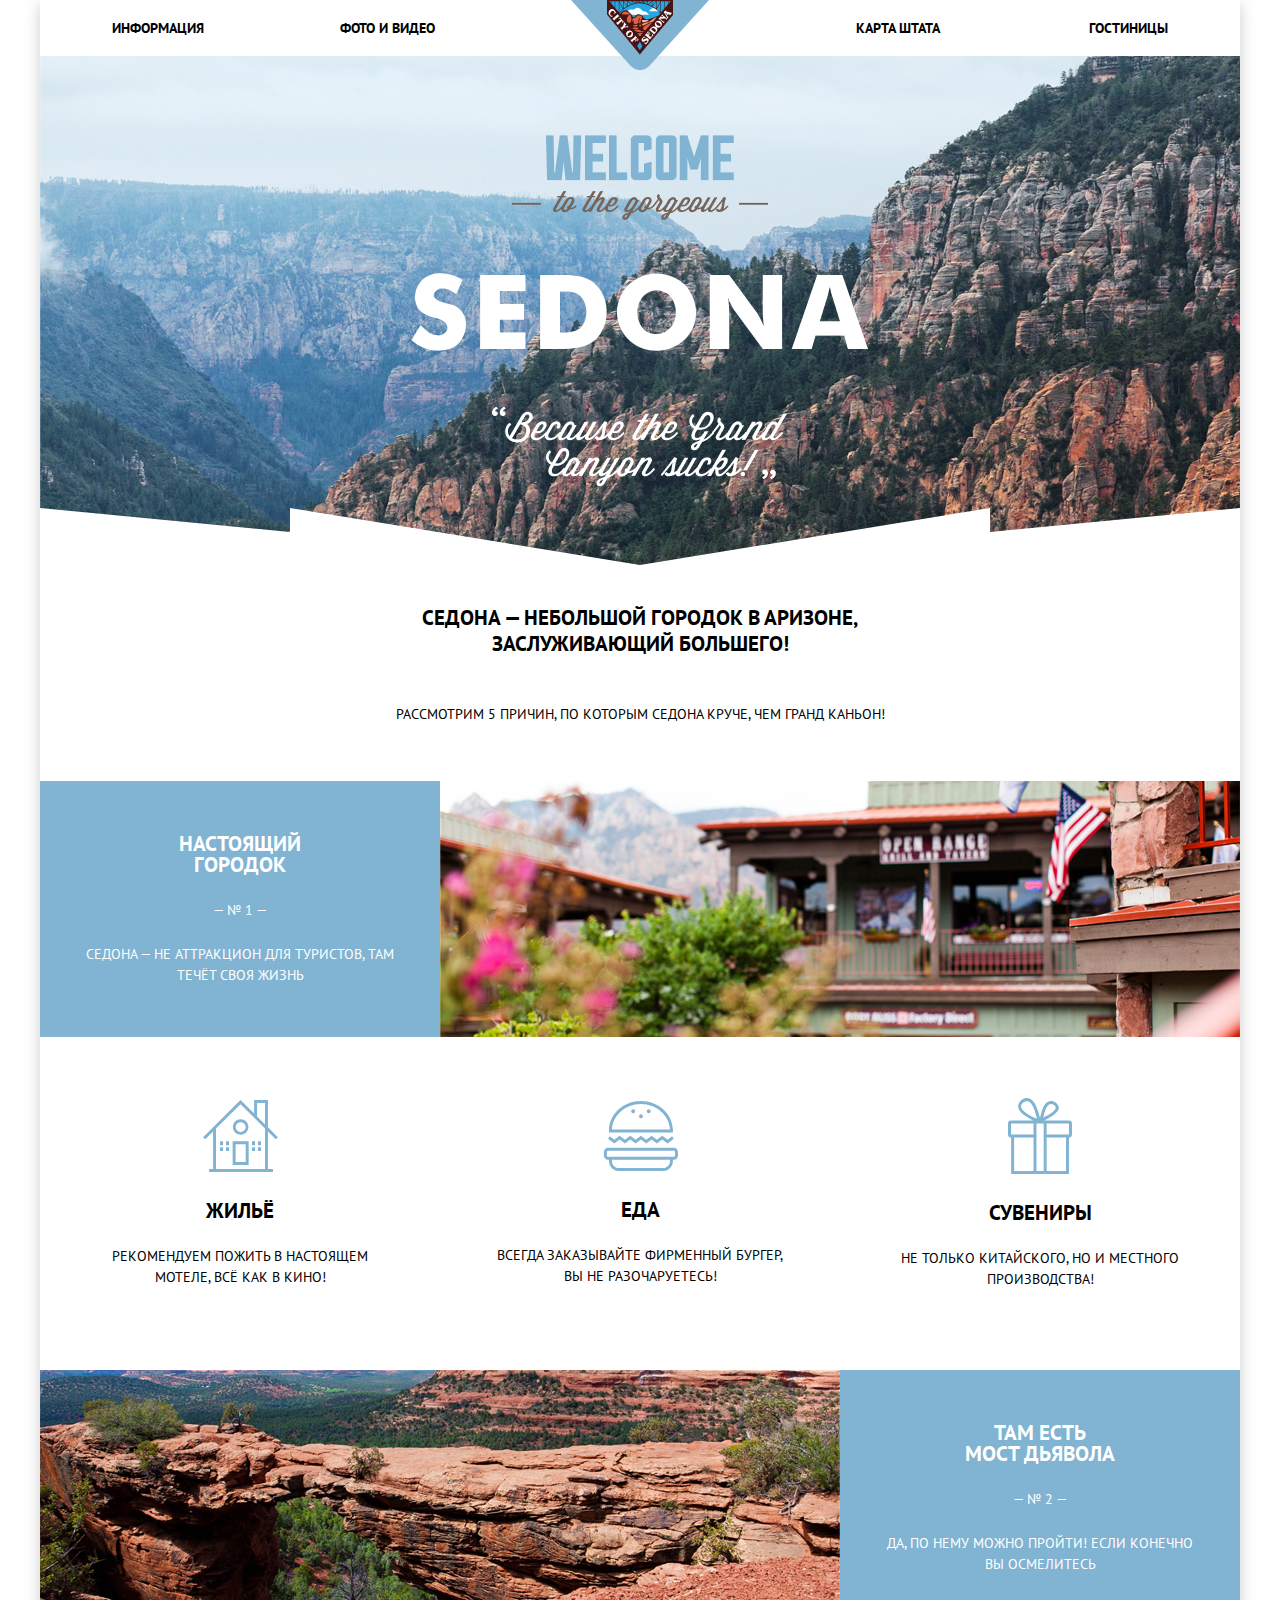
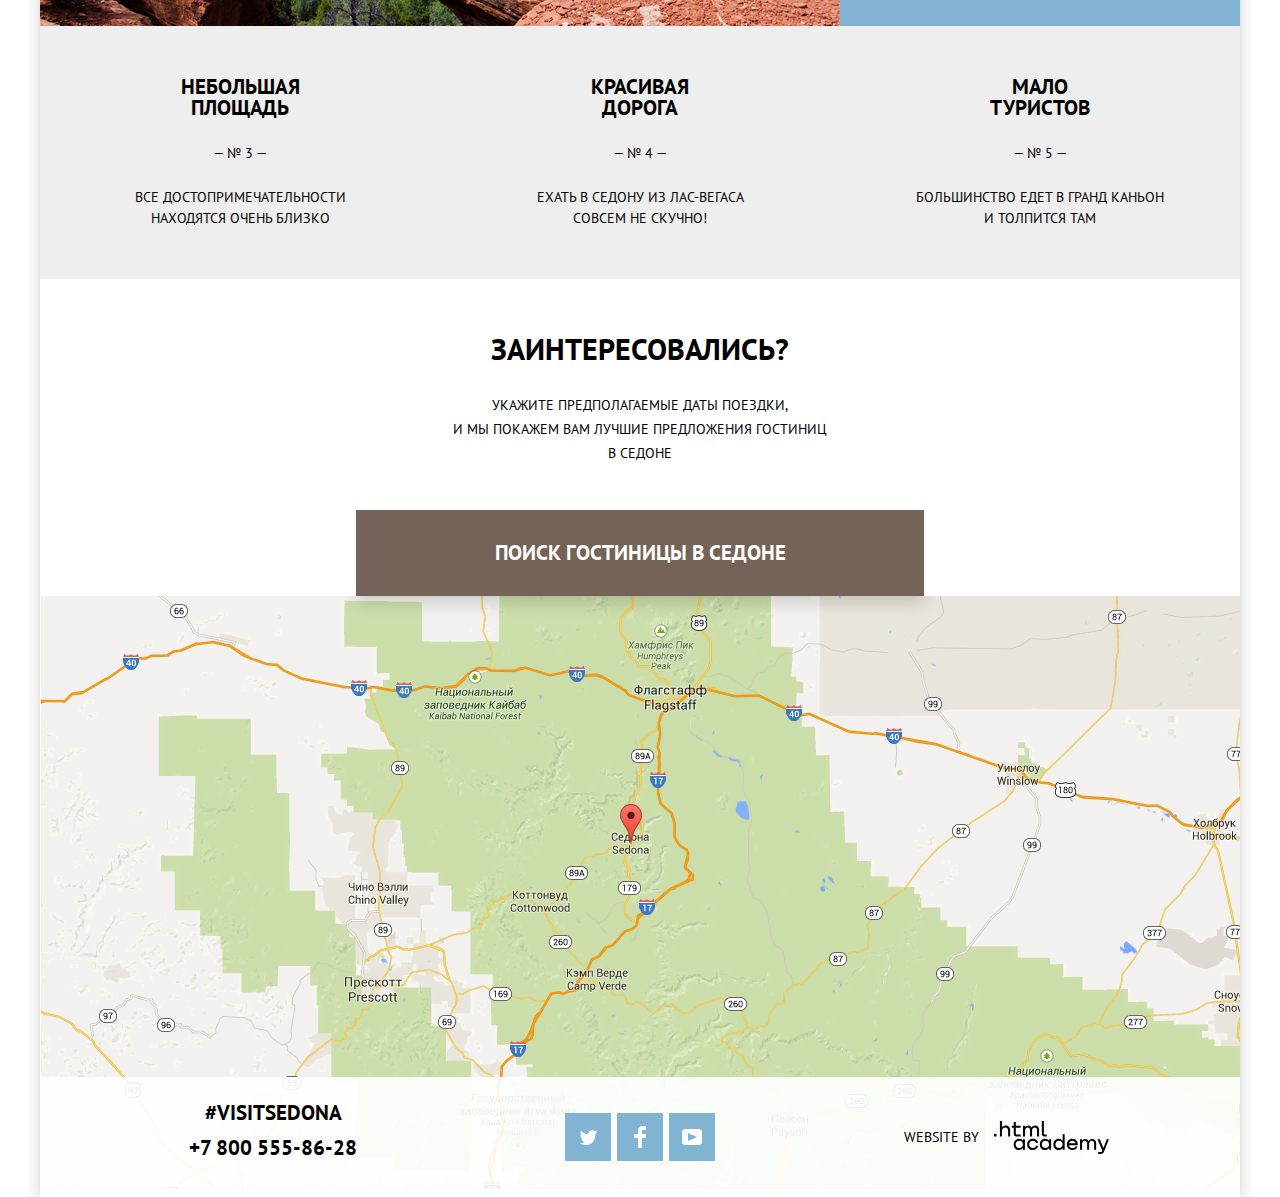
<file: index.html>
<!DOCTYPE html>
<html lang="ru">

<head>
  <meta charset="utf-8">
  <title>HTML Academy: Седона</title>
  <link rel="icon" href="favicon.ico">
  <link href="css/normalize.css" rel="stylesheet">
  <link href="css/style.css" rel="stylesheet">
</head>

<body onload="popupHide()">

  <header>
    <nav class="navigation">
      <a class="header-logo">
        <img src="img/logo.svg" width="138" height="70" alt="Герб города Седона">
      </a>
      <ul class="navigation-list">
        <li class="navigation-list-item"><a class="navigation-link" href="blank.html">Информация</a></li>
        <li class="navigation-list-item"><a class="navigation-link" href="blank.html">Фото и видео</a></li>
        <li class="navigation-list-item"><a class="navigation-link" href="blank.html">Карта штата</a></li>
        <li class="navigation-list-item"><a class="navigation-link" href="catalog.html">Гостиницы</a></li>
      </ul>
    </nav>
  </header>

  <main>

    <section class="welcoming">
      <div class="welcoming-bg"></div>
      <h3 class="welcoming-title">Седона&nbsp;&mdash; небольшой городок в&nbsp;Аризоне, заслуживающий большего!</h3>
      <p class="welcoming-text">Рассмотрим 5 причин, по&nbsp;которым Седона круче, чем гранд каньон!</p>
    </section>

    <section class="features">
      <ul class="features-list">
        <li class="features-list-element features-list-element--blue">
          <h3 class="feature-element-title">Настоящий городок</h3>
          <span class="feature-element-number">&mdash;&nbsp;&#8470;&nbsp;1 &mdash;</span>
          <p class="feature-element-text">Седона&nbsp;&mdash; не&nbsp;аттракцион для туристов, там течёт своя жизнь</p>
        </li>
        <li class="features-list-element features-list-element--image">
          <img src="img/street.jpg" width="800" height="256" alt="Одна из улочек города Седона">
        </li>
        <li class="features-list-element features-list-element--service">
          <div class="service-image"></div>
          <h3 class="feature-element-title">Жильё</h3>
          <p class="feature-element-text">Рекомендуем пожить в&nbsp;настоящем мотеле, всё как в&nbsp;кино!</p>
        </li>
        <li class="features-list-element features-list-element--service">
          <div class="service-image"></div>
          <h3 class="feature-element-title">Еда</h3>
          <p class="feature-element-text">Всегда заказывайте фирменный бургер, вы&nbsp;не&nbsp;разочаруетесь!</p>
        </li>
        <li class="features-list-element features-list-element--service">
          <div class="service-image"></div>
          <h3 class="feature-element-title">Сувениры</h3>
          <p class="feature-element-text">Не&nbsp;только китайского, но&nbsp;и&nbsp;местного производства!</p>
        </li>
        <li class="features-list-element features-list-element--image">
          <img src="img/canyon.jpg" width="800" height="256" alt="Местный каньон">
        </li>
        <li class="features-list-element features-list-element--blue">
          <h3 class="feature-element-title">Там&nbsp;есть Мост&nbsp;дьявола</h3>
          <span class="feature-element-number">&mdash;&nbsp;&#8470;&nbsp;2 &mdash;</span>
          <p class="feature-element-text">Да, по&nbsp;нему можно пройти! Если конечно вы&nbsp;осмелитесь</p>
        </li>
        <li class="features-list-element features-list-element--lightblue">
          <h3 class="feature-element-title">Небольшая площадь</h3>
          <span class="feature-element-number">&mdash;&nbsp;&#8470;&nbsp;3 &mdash;</span>
          <p class="feature-element-text ">Все достопримечательности находятся очень близко</p>
        </li>
        <li class="features-list-element features-list-element--lightblue">
          <h3 class="feature-element-title">Красивая дорога</h3>
          <span class="feature-element-number">&mdash;&nbsp;&#8470;&nbsp;4 &mdash;</span>
          <p class="feature-element-text">Ехать в&nbsp;седону из&nbsp;лас-вегаса совсем не&nbsp;скучно!</p>
        </li>
        <li class="features-list-element features-list-element--lightblue">
          <h3 class="feature-element-title">Мало туристов</h3>
          <span class="feature-element-number">&mdash;&nbsp;&#8470;&nbsp;5 &mdash;</span>
          <p class="feature-element-text">Большинство едет в&nbsp;гранд каньон и&nbsp;толпится там</p>
        </li>
      </ul>
    </section>

    <section class="interested">
      <div class="interested-info-wrapper">
        <h2 class="interested-title">Заинтересовались?</h2>
        <p class="interested-text">Укажите предполагаемые даты поездки, и&nbsp;мы&nbsp;покажем&nbsp;вам&nbsp;лучшие
          предложения гостиниц в&nbsp;седоне</p>
        <a class="button button-dark interested-link" href="catalog.html">Поиск гостиницы в Седоне</a>
      </div>
      <form class="searching-form" action="https://echo.htmlacademy.ru" method="post">
        <div class="searching-item">
          <label class="searching-text" for="arrival-date">Дата заезда:</label>
          <div class="searching-input-wrapper">
            <input class="searching-input searching-input-date" type="text" name="arrival-date"
              placeholder="24 апреля 2017" id="arrival-date">
            <svg class="searching-input-icon searching-input-icon--calendar" width="21" height="23" viewBox="0 0 21 23"
              fill="none" xmlns="http://www.w3.org/2000/svg">
              <path fill-rule="evenodd" clip-rule="evenodd"
                d="M16.406 3.02498H19.251C20.217 3.02498 21 3.84698 21 4.86198V21.164C21 22.179 20.217 23 19.251 23H1.75C0.784 23 0 22.179 0 21.164V4.86198C0 3.84698 0.784 3.02498 1.75 3.02498H4.593V1.64798C4.593 1.26698 4.887 0.958984 5.25 0.958984C5.612 0.958984 5.906 1.26698 5.906 1.64798V3.02498H9.844V1.64798C9.844 1.26698 10.138 0.958984 10.501 0.958984C10.862 0.958984 11.156 1.26698 11.156 1.64798V3.02498H15.094V1.64798C15.094 1.26698 15.387 0.958984 15.75 0.958984C16.112 0.958984 16.406 1.26698 16.406 1.64798V3.02498ZM19.5646 21.484C19.6466 21.3979 19.691 21.2828 19.688 21.164H19.689V4.86198C19.689 4.60898 19.493 4.40298 19.252 4.40298H16.407V5.78098C16.407 6.16198 16.113 6.46998 15.751 6.46998C15.388 6.46998 15.095 6.16198 15.095 5.78098V4.40298H11.157V5.78098C11.157 6.16198 10.863 6.46998 10.502 6.46998C10.139 6.46998 9.845 6.16198 9.845 5.78098V4.40298H5.907V5.78098C5.907 6.16198 5.613 6.46998 5.251 6.46998C4.888 6.46998 4.594 6.16198 4.594 5.78098V4.40298H1.75C1.50263 4.40953 1.30696 4.61458 1.312 4.86198V21.164C1.30696 21.4114 1.50263 21.6164 1.75 21.623H19.251C19.3698 21.6201 19.4826 21.5701 19.5646 21.484Z"
                fill="currentColor" />
              <path fill-rule="evenodd" clip-rule="evenodd"
                d="M4.59399 9.2251H7.21899V11.2911H4.59399V9.2251ZM4.59399 12.6681H7.21899V14.7351H4.59399V12.6681ZM7.21899 16.1121H4.59399V18.1781H7.21899V16.1121ZM9.18799 16.1121H11.813V18.1781H9.18799V16.1121ZM11.813 12.6681H9.18799V14.7351H11.813V12.6681ZM9.18799 9.2251H11.813V11.2911H9.18799V9.2251ZM16.406 16.1121H13.781V18.1781H16.406V16.1121ZM13.781 12.6681H16.406V14.7351H13.781V12.6681ZM16.406 9.2251H13.781V11.2911H16.406V9.2251Z"
                fill="currentColor" />
            </svg>
          </div>
        </div>
        <div class="searching-item">
          <label class="searching-text" for="departure-date">Дата выезда:</label>
          <div class="searching-input-wrapper">
            <input class="searching-input searching-input-date" type="text" name="departure-date"
              placeholder="4 июля 2017" id="departure-date">
            <svg class="searching-input-icon searching-input-icon--calendar" width="21" height="23" viewBox="0 0 21 23"
              fill="none" xmlns="http://www.w3.org/2000/svg">
              <path fill-rule="evenodd" clip-rule="evenodd"
                d="M16.406 3.02498H19.251C20.217 3.02498 21 3.84698 21 4.86198V21.164C21 22.179 20.217 23 19.251 23H1.75C0.784 23 0 22.179 0 21.164V4.86198C0 3.84698 0.784 3.02498 1.75 3.02498H4.593V1.64798C4.593 1.26698 4.887 0.958984 5.25 0.958984C5.612 0.958984 5.906 1.26698 5.906 1.64798V3.02498H9.844V1.64798C9.844 1.26698 10.138 0.958984 10.501 0.958984C10.862 0.958984 11.156 1.26698 11.156 1.64798V3.02498H15.094V1.64798C15.094 1.26698 15.387 0.958984 15.75 0.958984C16.112 0.958984 16.406 1.26698 16.406 1.64798V3.02498ZM19.5646 21.484C19.6466 21.3979 19.691 21.2828 19.688 21.164H19.689V4.86198C19.689 4.60898 19.493 4.40298 19.252 4.40298H16.407V5.78098C16.407 6.16198 16.113 6.46998 15.751 6.46998C15.388 6.46998 15.095 6.16198 15.095 5.78098V4.40298H11.157V5.78098C11.157 6.16198 10.863 6.46998 10.502 6.46998C10.139 6.46998 9.845 6.16198 9.845 5.78098V4.40298H5.907V5.78098C5.907 6.16198 5.613 6.46998 5.251 6.46998C4.888 6.46998 4.594 6.16198 4.594 5.78098V4.40298H1.75C1.50263 4.40953 1.30696 4.61458 1.312 4.86198V21.164C1.30696 21.4114 1.50263 21.6164 1.75 21.623H19.251C19.3698 21.6201 19.4826 21.5701 19.5646 21.484Z"
                fill="currentColor" />
              <path fill-rule="evenodd" clip-rule="evenodd"
                d="M4.59399 9.2251H7.21899V11.2911H4.59399V9.2251ZM4.59399 12.6681H7.21899V14.7351H4.59399V12.6681ZM7.21899 16.1121H4.59399V18.1781H7.21899V16.1121ZM9.18799 16.1121H11.813V18.1781H9.18799V16.1121ZM11.813 12.6681H9.18799V14.7351H11.813V12.6681ZM9.18799 9.2251H11.813V11.2911H9.18799V9.2251ZM16.406 16.1121H13.781V18.1781H16.406V16.1121ZM13.781 12.6681H16.406V14.7351H13.781V12.6681ZM16.406 9.2251H13.781V11.2911H16.406V9.2251Z"
                fill="currentColor" />
            </svg>
          </div>
        </div>
        <div class="searching-count-wrapper">
          <div class="searching-item searching-item--loose">
            <label class="searching-text" for="adult-count">Взрослые:</label>
            <div class="searching-input-wrapper searching-input-wrapper--loose">
              <input class="searching-input searching-input-count" type="number" name="adult-count" placeholder="2"
                id="adult-count">
              <svg class="searching-input-icon searching-input-icon--minus" width="12" height="3" viewBox="0 0 12 3"
                fill="none" xmlns="http://www.w3.org/2000/svg">
                <rect width="12" height="3" fill="currentColor" />
              </svg>
              <svg class="searching-input-icon searching-input-icon--plus" width="12" height="12" viewBox="0 0 12 12"
                fill="none" xmlns="http://www.w3.org/2000/svg">
                <path fill-rule="evenodd" clip-rule="evenodd"
                  d="M4.23086 6.76932V11H6.76932V6.76932H11V4.23086H6.76932V0H4.23085V4.23086H0V6.76932H4.23086Z"
                  fill="currentColor" />
              </svg>
            </div>
          </div>
          <div class="searching-item searching-item--loose">
            <label class="searching-text" for="children-count">Дети:</label>
            <div class="searching-input-wrapper searching-input-wrapper--loose">
              <input class="searching-input searching-input-count" type="number" name="children-count" placeholder="0"
                id="children-count">
              <svg class="searching-input-icon searching-input-icon--minus" width="12" height="3" viewBox="0 0 12 3"
                fill="none" xmlns="http://www.w3.org/2000/svg">
                <rect width="12" height="3" fill="currentColor" />
              </svg>
              <svg class="searching-input-icon searching-input-icon--plus" width="12" height="12" viewBox="0 0 12 12"
                fill="none" xmlns="http://www.w3.org/2000/svg">
                <path fill-rule="evenodd" clip-rule="evenodd"
                  d="M4.23086 6.76932V11H6.76932V6.76932H11V4.23086H6.76932V0H4.23085V4.23086H0V6.76932H4.23086Z"
                  fill="currentColor" />
              </svg>
            </div>
          </div>
        </div>
        <button class="button button-light searching-button" type="submit">Найти</button>
      </form>
    </section>

    <section>
      <iframe class="modal-map"
        src="https://www.google.com/maps/embed?pb=!1m18!1m12!1m3!1d497819.8618909559!2d-111.97637222602225!3d34.94584987901457!2m3!1f0!2f0!3f0!3m2!1i1024!2i768!4f13.1!3m3!1m2!1s0x872da132f942b00d%3A0x5548c523fa6c8efd!2z0KHQtdC00L7QvdCwLCDQkNGA0LjQt9C-0L3QsCA4NjMzNiwg0KHQqNCQ!5e0!3m2!1sru!2sru!4v1625592030312!5m2!1sru!2sru"
        width="1200" height="594" allowfullscreen="" loading="lazy"></iframe>
    </section>

  </main>

  <footer class="footer">
    <div class="footer-content-wrapper">
      <div class="footer-contacts">
        <span class="footer-contacts-text">#visitSEDONA</span>
        <a href="tel:+78005558628">+7 800 555-86-28</a>
      </div>
      <ul class="footer-social-list">
        <li class="footer-social-list-item">
          <a class="button-light footer-social-icon" href="#" aria-label="Twitter">
            <svg class="footer-social-icon--twitter" width="17" height="17" viewBox="0 0 17 17" fill="none"
              xmlns="http://www.w3.org/2000/svg">
              <path
                d="M10.95 1.14409C12.635 0.648089 13.934 1.41409 14.527 2.32309C15.2 2.09209 15.858 1.84209 16.538 1.61509C16.5249 2.30145 16.2117 2.94761 15.681 3.38309C16.366 3.55309 16.985 2.89209 16.985 2.89209C16.816 3.89209 15.979 4.68009 15.422 4.91609C15.191 11.6661 12.247 16.1331 5.34498 15.9981H4.89898C4.48898 15.9981 0.734977 15.5381 0.000976562 14.1111C2.27198 14.3071 3.89398 13.6891 4.69398 12.9341C3.73398 12.6341 2.01498 12.4571 1.71498 9.98409C2.06398 10.0901 2.27898 10.2121 2.90498 10.1031C1.70498 9.24709 0.373977 8.53009 0.447977 6.33009C0.732977 6.65809 1.51498 6.86609 1.78798 6.80209C1.08498 6.56109 -0.182023 3.44209 0.893977 1.85009C2.71198 3.70409 4.62898 5.45609 8.04598 5.62309C8.25398 3.33009 9.18298 1.79309 10.95 1.14409Z"
                fill="currentColor" />
            </svg>
          </a>
        </li>
        <li class="footer-social-list-item">
          <a class="button-light footer-social-icon" href="#" aria-label="FaceBook">
            <svg class="footer-social-icon--facebook" width="12" height="22" viewBox="0 0 12 22" fill="none"
              xmlns="http://www.w3.org/2000/svg">
              <path d="M12 4V0H8C5.79086 0 4 1.79086 4 4V8H0V12H4V22H8V12H12V8H8V4H12Z" fill="currentColor" />
            </svg>
          </a>
        </li>
        <li class="footer-social-list-item">
          <a class="button-light footer-social-icon" href="#" aria-label="YouTube">
            <svg class="footer-social-icon--youtube" width="20" height="16" viewBox="0 0 20 16" fill="none"
              xmlns="http://www.w3.org/2000/svg">
              <path fill-rule="evenodd" clip-rule="evenodd"
                d="M3 0H17C18.65 0 20 1.35 20 3V13C20 14.65 18.65 16 17 16H3C1.35 16 0 14.65 0 13V3C0 1.35 1.35 0 3 0ZM6.027 4.002V11.998L15.014 8L6.027 4.002Z"
                fill="currentColor" />
            </svg>
          </a>
        </li>
      </ul>
      <a class="footer-copyright" href="https://htmlacademy.ru/intensive/htmlcss">
        Website by
        <svg class="footer-copyright-logo" width="115" height="33" viewBox="0 0 115 33" fill="none"
          xmlns="http://www.w3.org/2000/svg">
          <path d="M0 12.8691V15.4429H2.45789V12.8691H0Z" fill="currentColor" />
          <path
            d="M11.6466 4.52562C10.0863 4.52562 8.82534 5.23341 8.03454 6.26294H7.94905V0H5.91864V15.4429H7.94905V10.1451C7.94905 8.02172 9.27418 6.49888 11.2191 6.49888C13.0572 6.49888 14.1258 7.87158 14.1258 9.71614V15.4429H16.1563V9.35153C16.1563 6.41308 14.3396 4.52562 11.6466 4.52562Z"
            fill="currentColor" />
          <path
            d="M26.6171 4.8269H21.8082V1.07343H19.7778V4.8269H17.8542V6.80016H19.7778V12.7843C19.7778 14.5001 20.7396 15.4439 22.4708 15.4439H26.6171V13.4492H22.8769C22.193 13.4492 21.8082 13.0631 21.8082 12.3982V6.80016H26.6171V4.8269Z"
            fill="currentColor" />
          <path
            d="M41.1215 4.54706C39.497 4.54706 38.2576 5.34065 37.5736 6.60611H37.5095C36.8897 5.36211 35.7356 4.54706 34.154 4.54706C32.7434 4.54706 31.6746 5.29775 31.0336 6.34874H30.948V4.8259H29.0031V15.4429H31.0336V9.99497C31.0336 8.00026 32.0806 6.54178 33.6624 6.49888C35.1584 6.45598 36.0347 7.5284 36.0347 9.13702V15.4429H38.0652V9.82337C38.0652 7.4426 39.4758 6.49888 40.6941 6.49888C42.1688 6.49888 43.0452 7.5284 43.0452 9.13702V15.4429H45.0754V8.92255C45.0754 6.34874 43.6221 4.54706 41.1215 4.54706Z"
            fill="currentColor" />
          <path
            d="M47.8271 12.6975C47.8271 14.4348 48.8103 15.4429 50.6269 15.4429H52.6359V13.4696H50.9261C50.2422 13.4696 49.8574 13.0835 49.8574 12.4186V0H47.8271V12.6975Z"
            fill="currentColor" />
          <path
            d="M28.9048 19.6888H28.8192C28.027 18.6227 26.7425 17.8764 25.0295 17.8551C21.882 17.8124 19.6338 20.1365 19.6338 23.4202C19.6338 26.7252 21.9248 29.0494 25.008 29.0068C26.7637 28.9853 28.027 28.1965 28.8192 27.0663H28.9048V28.7081H30.9177V18.1536H28.9048V19.6888ZM25.3077 27.0451C23.081 27.0451 21.6679 25.4245 21.6679 23.4202C21.6679 21.4159 23.081 19.7954 25.3077 19.7954C27.4703 19.7954 28.8836 21.4159 28.8836 23.4202C28.8836 25.4033 27.4703 27.0451 25.3077 27.0451Z"
            fill="currentColor" />
          <path
            d="M44.2095 21.9916C43.717 19.6035 41.5973 17.855 38.8139 17.855C35.4524 17.855 33.2042 20.3071 33.2042 23.4202C33.2042 26.5332 35.4524 29.0068 38.8139 29.0068C41.5973 29.0068 43.717 27.2156 44.2095 24.8061H42.0898C41.6617 26.1495 40.3984 27.0663 38.8354 27.0663C36.6513 27.0663 35.2381 25.4244 35.2381 23.4202C35.2381 21.4159 36.6513 19.7954 38.8354 19.7954C40.4625 19.7954 41.6617 20.7549 42.0898 21.9916H44.2095Z"
            fill="currentColor" />
          <path
            d="M55.0836 19.6888H54.998C54.2058 18.6227 52.921 17.8764 51.2081 17.8551C48.0607 17.8124 45.8125 20.1365 45.8125 23.4202C45.8125 26.7252 48.1036 29.0494 51.1866 29.0068C52.9425 28.9853 54.2058 28.1965 54.998 27.0663H55.0836V28.7081H57.0962V18.1536H55.0836V19.6888ZM51.4866 27.0451C49.2596 27.0451 47.8466 25.4245 47.8466 23.4202C47.8466 21.4159 49.2596 19.7954 51.4866 19.7954C53.6491 19.7954 55.0622 21.4159 55.0622 23.4202C55.0622 25.4033 53.6491 27.0451 51.4866 27.0451Z"
            fill="currentColor" />
          <path
            d="M68.6538 19.7953H68.5682C67.776 18.6652 66.4483 17.8763 64.7568 17.855C61.6738 17.8123 59.3827 20.1365 59.3827 23.4415C59.3827 26.7251 61.6309 29.0493 64.7783 29.0067C66.4483 28.9853 67.776 28.239 68.5468 27.1729H68.6538V28.708H70.6665V13.356H68.6538V19.7953ZM65.0568 27.0662C62.8298 27.0662 61.4168 25.4458 61.4168 23.4415C61.4168 21.4372 62.8298 19.8166 65.0568 19.8166C67.2193 19.8166 68.6324 21.4585 68.6324 23.4415C68.6324 25.4458 67.2193 27.0662 65.0568 27.0662Z"
            fill="currentColor" />
          <path
            d="M78.3297 17.855C75.0752 17.855 72.8483 20.3497 72.8483 23.4415C72.8483 26.4479 74.9467 29.0068 78.3724 29.0068C80.8561 29.0068 82.8475 27.6634 83.5541 25.4244H81.4342C80.9634 26.4267 79.8286 27.0663 78.4582 27.0663C76.5312 27.0663 75.1608 25.787 75.0108 24.1452H83.7682C84.0464 20.6269 81.8412 17.855 78.3297 17.855ZM78.2868 19.7954C79.9783 19.7954 81.2416 20.8402 81.5627 22.354H75.0538C75.3534 20.8615 76.6168 19.7954 78.2868 19.7954Z"
            fill="currentColor" />
          <path
            d="M98.1985 17.8763C96.5713 17.8763 95.3295 18.6652 94.6443 19.9232H94.5799C93.9591 18.6865 92.8029 17.8763 91.2184 17.8763C89.8054 17.8763 88.7347 18.6226 88.0924 19.6674H88.0068V18.1535H86.0583V28.708H88.0924V23.2922C88.0924 21.3092 89.1417 19.8593 90.7261 19.8166C92.2247 19.774 93.1028 20.8401 93.1028 22.4393V28.708H95.1368V23.1216C95.1368 20.7548 96.5499 19.8166 97.7703 19.8166C99.2477 19.8166 100.125 20.8401 100.125 22.4393V28.708H102.16V22.226C102.16 19.6674 100.704 17.8763 98.1985 17.8763Z"
            fill="currentColor" />
          <path
            d="M109.441 27.0236L105.801 18.1535H103.553L108.392 29.7103L108.371 29.753C108.028 30.6271 107.643 30.947 106.701 30.947H104.196V32.9725H106.701C108.542 32.9725 109.527 32.141 110.212 30.3499L114.88 18.1535H112.803L109.441 27.0236Z"
            fill="currentColor" />
        </svg>
      </a>
    </div>
  </footer>
  <script src="js/popup.js"></script>
</body>

</html>
</file>
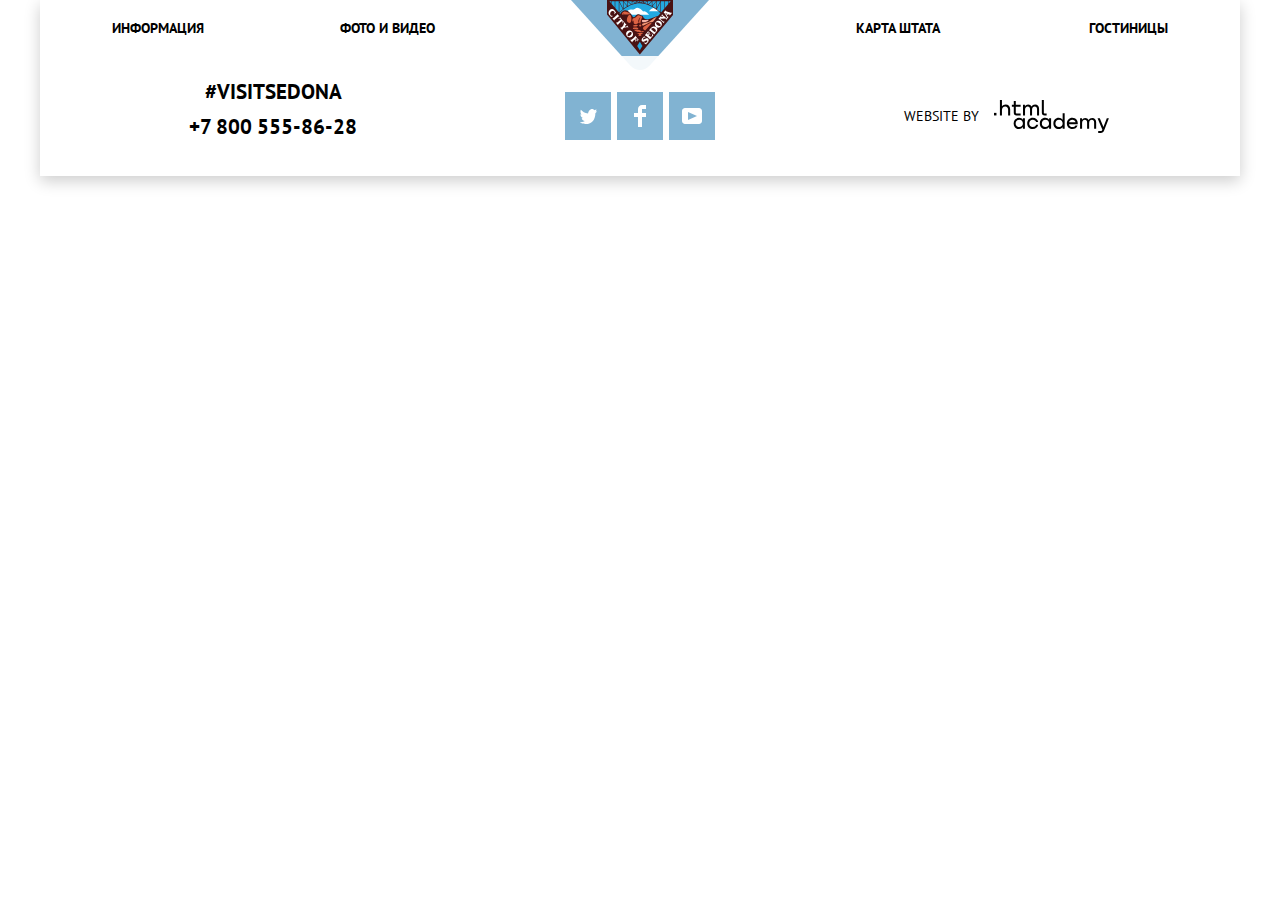
<file: blank.html>
<!DOCTYPE html>
<html lang="ru">

<head>
  <meta charset="utf-8">
  <title>HTML Academy: Седона</title>
  <link rel="icon" href="favicon.ico">
  <link href="css/normalize.css" rel="stylesheet">
  <link href="css/style.css" rel="stylesheet">
</head>

<body>

  <header>
    <nav class="navigation">
      <a class="header-logo" href="index.html">
        <img src="img/logo.svg" width="138" height="70" alt="Герб города Седона">
      </a>
      <ul class="navigation-list">
        <li class="navigation-list-item"><a class="navigation-link" href="blank.html">Информация</a></li>
        <li class="navigation-list-item"><a class="navigation-link" href="blank.html">Фото и видео</a></li>
        <li class="navigation-list-item"><a class="navigation-link" href="blank.html">Карта штата</a></li>
        <li class="navigation-list-item"><a class="navigation-link" href="catalog.html">Гостиницы</a></li>
      </ul>
    </nav>
  </header>

  <footer class="footer">
    <div class="footer-content-wrapper footer-content-wrapper--inner">
      <div class="footer-contacts">
        <span class="footer-contacts-text">#visitSEDONA</span>
        <a href="tel:+78005558628">+7 800 555-86-28</a>
      </div>
      <ul class="footer-social-list">
        <li class="footer-social-list-item">
          <a class="button-light footer-social-icon" href="#">
            <svg class="footer-social-icon--twitter" width="17" height="17" viewBox="0 0 17 17" fill="none"
              xmlns="http://www.w3.org/2000/svg">
              <path
                d="M10.95 1.14409C12.635 0.648089 13.934 1.41409 14.527 2.32309C15.2 2.09209 15.858 1.84209 16.538 1.61509C16.5249 2.30145 16.2117 2.94761 15.681 3.38309C16.366 3.55309 16.985 2.89209 16.985 2.89209C16.816 3.89209 15.979 4.68009 15.422 4.91609C15.191 11.6661 12.247 16.1331 5.34498 15.9981H4.89898C4.48898 15.9981 0.734977 15.5381 0.000976562 14.1111C2.27198 14.3071 3.89398 13.6891 4.69398 12.9341C3.73398 12.6341 2.01498 12.4571 1.71498 9.98409C2.06398 10.0901 2.27898 10.2121 2.90498 10.1031C1.70498 9.24709 0.373977 8.53009 0.447977 6.33009C0.732977 6.65809 1.51498 6.86609 1.78798 6.80209C1.08498 6.56109 -0.182023 3.44209 0.893977 1.85009C2.71198 3.70409 4.62898 5.45609 8.04598 5.62309C8.25398 3.33009 9.18298 1.79309 10.95 1.14409Z"
                fill="currentColor" />
            </svg>
          </a>
        </li>
        <li class="footer-social-list-item">
          <a class="button-light footer-social-icon" href="#">
            <svg class="footer-social-icon--facebook" width="12" height="22" viewBox="0 0 12 22" fill="none"
              xmlns="http://www.w3.org/2000/svg">
              <path d="M12 4V0H8C5.79086 0 4 1.79086 4 4V8H0V12H4V22H8V12H12V8H8V4H12Z" fill="currentColor" />
            </svg>
          </a>
        </li>
        <li class="footer-social-list-item">
          <a class="button-light footer-social-icon" href="#">
            <svg class="footer-social-icon--youtube" width="20" height="16" viewBox="0 0 20 16" fill="none"
              xmlns="http://www.w3.org/2000/svg">
              <path fill-rule="evenodd" clip-rule="evenodd"
                d="M3 0H17C18.65 0 20 1.35 20 3V13C20 14.65 18.65 16 17 16H3C1.35 16 0 14.65 0 13V3C0 1.35 1.35 0 3 0ZM6.027 4.002V11.998L15.014 8L6.027 4.002Z"
                fill="currentColor" />
            </svg>
          </a>
        </li>
      </ul>
      <a class="footer-copyright" href="https://htmlacademy.ru/intensive/htmlcss">
        Website by
        <svg class="footer-copyright-logo" width="115" height="33" viewBox="0 0 115 33" fill="none"
          xmlns="http://www.w3.org/2000/svg">
          <path d="M0 12.8691V15.4429H2.45789V12.8691H0Z" fill="currentColor" />
          <path
            d="M11.6466 4.52562C10.0863 4.52562 8.82534 5.23341 8.03454 6.26294H7.94905V0H5.91864V15.4429H7.94905V10.1451C7.94905 8.02172 9.27418 6.49888 11.2191 6.49888C13.0572 6.49888 14.1258 7.87158 14.1258 9.71614V15.4429H16.1563V9.35153C16.1563 6.41308 14.3396 4.52562 11.6466 4.52562Z"
            fill="currentColor" />
          <path
            d="M26.6171 4.8269H21.8082V1.07343H19.7778V4.8269H17.8542V6.80016H19.7778V12.7843C19.7778 14.5001 20.7396 15.4439 22.4708 15.4439H26.6171V13.4492H22.8769C22.193 13.4492 21.8082 13.0631 21.8082 12.3982V6.80016H26.6171V4.8269Z"
            fill="currentColor" />
          <path
            d="M41.1215 4.54706C39.497 4.54706 38.2576 5.34065 37.5736 6.60611H37.5095C36.8897 5.36211 35.7356 4.54706 34.154 4.54706C32.7434 4.54706 31.6746 5.29775 31.0336 6.34874H30.948V4.8259H29.0031V15.4429H31.0336V9.99497C31.0336 8.00026 32.0806 6.54178 33.6624 6.49888C35.1584 6.45598 36.0347 7.5284 36.0347 9.13702V15.4429H38.0652V9.82337C38.0652 7.4426 39.4758 6.49888 40.6941 6.49888C42.1688 6.49888 43.0452 7.5284 43.0452 9.13702V15.4429H45.0754V8.92255C45.0754 6.34874 43.6221 4.54706 41.1215 4.54706Z"
            fill="currentColor" />
          <path
            d="M47.8271 12.6975C47.8271 14.4348 48.8103 15.4429 50.6269 15.4429H52.6359V13.4696H50.9261C50.2422 13.4696 49.8574 13.0835 49.8574 12.4186V0H47.8271V12.6975Z"
            fill="currentColor" />
          <path
            d="M28.9048 19.6888H28.8192C28.027 18.6227 26.7425 17.8764 25.0295 17.8551C21.882 17.8124 19.6338 20.1365 19.6338 23.4202C19.6338 26.7252 21.9248 29.0494 25.008 29.0068C26.7637 28.9853 28.027 28.1965 28.8192 27.0663H28.9048V28.7081H30.9177V18.1536H28.9048V19.6888ZM25.3077 27.0451C23.081 27.0451 21.6679 25.4245 21.6679 23.4202C21.6679 21.4159 23.081 19.7954 25.3077 19.7954C27.4703 19.7954 28.8836 21.4159 28.8836 23.4202C28.8836 25.4033 27.4703 27.0451 25.3077 27.0451Z"
            fill="currentColor" />
          <path
            d="M44.2095 21.9916C43.717 19.6035 41.5973 17.855 38.8139 17.855C35.4524 17.855 33.2042 20.3071 33.2042 23.4202C33.2042 26.5332 35.4524 29.0068 38.8139 29.0068C41.5973 29.0068 43.717 27.2156 44.2095 24.8061H42.0898C41.6617 26.1495 40.3984 27.0663 38.8354 27.0663C36.6513 27.0663 35.2381 25.4244 35.2381 23.4202C35.2381 21.4159 36.6513 19.7954 38.8354 19.7954C40.4625 19.7954 41.6617 20.7549 42.0898 21.9916H44.2095Z"
            fill="currentColor" />
          <path
            d="M55.0836 19.6888H54.998C54.2058 18.6227 52.921 17.8764 51.2081 17.8551C48.0607 17.8124 45.8125 20.1365 45.8125 23.4202C45.8125 26.7252 48.1036 29.0494 51.1866 29.0068C52.9425 28.9853 54.2058 28.1965 54.998 27.0663H55.0836V28.7081H57.0962V18.1536H55.0836V19.6888ZM51.4866 27.0451C49.2596 27.0451 47.8466 25.4245 47.8466 23.4202C47.8466 21.4159 49.2596 19.7954 51.4866 19.7954C53.6491 19.7954 55.0622 21.4159 55.0622 23.4202C55.0622 25.4033 53.6491 27.0451 51.4866 27.0451Z"
            fill="currentColor" />
          <path
            d="M68.6538 19.7953H68.5682C67.776 18.6652 66.4483 17.8763 64.7568 17.855C61.6738 17.8123 59.3827 20.1365 59.3827 23.4415C59.3827 26.7251 61.6309 29.0493 64.7783 29.0067C66.4483 28.9853 67.776 28.239 68.5468 27.1729H68.6538V28.708H70.6665V13.356H68.6538V19.7953ZM65.0568 27.0662C62.8298 27.0662 61.4168 25.4458 61.4168 23.4415C61.4168 21.4372 62.8298 19.8166 65.0568 19.8166C67.2193 19.8166 68.6324 21.4585 68.6324 23.4415C68.6324 25.4458 67.2193 27.0662 65.0568 27.0662Z"
            fill="currentColor" />
          <path
            d="M78.3297 17.855C75.0752 17.855 72.8483 20.3497 72.8483 23.4415C72.8483 26.4479 74.9467 29.0068 78.3724 29.0068C80.8561 29.0068 82.8475 27.6634 83.5541 25.4244H81.4342C80.9634 26.4267 79.8286 27.0663 78.4582 27.0663C76.5312 27.0663 75.1608 25.787 75.0108 24.1452H83.7682C84.0464 20.6269 81.8412 17.855 78.3297 17.855ZM78.2868 19.7954C79.9783 19.7954 81.2416 20.8402 81.5627 22.354H75.0538C75.3534 20.8615 76.6168 19.7954 78.2868 19.7954Z"
            fill="currentColor" />
          <path
            d="M98.1985 17.8763C96.5713 17.8763 95.3295 18.6652 94.6443 19.9232H94.5799C93.9591 18.6865 92.8029 17.8763 91.2184 17.8763C89.8054 17.8763 88.7347 18.6226 88.0924 19.6674H88.0068V18.1535H86.0583V28.708H88.0924V23.2922C88.0924 21.3092 89.1417 19.8593 90.7261 19.8166C92.2247 19.774 93.1028 20.8401 93.1028 22.4393V28.708H95.1368V23.1216C95.1368 20.7548 96.5499 19.8166 97.7703 19.8166C99.2477 19.8166 100.125 20.8401 100.125 22.4393V28.708H102.16V22.226C102.16 19.6674 100.704 17.8763 98.1985 17.8763Z"
            fill="currentColor" />
          <path
            d="M109.441 27.0236L105.801 18.1535H103.553L108.392 29.7103L108.371 29.753C108.028 30.6271 107.643 30.947 106.701 30.947H104.196V32.9725H106.701C108.542 32.9725 109.527 32.141 110.212 30.3499L114.88 18.1535H112.803L109.441 27.0236Z"
            fill="currentColor" />
        </svg>
      </a>
    </div>
  </footer>

</body>

</html>
</file>
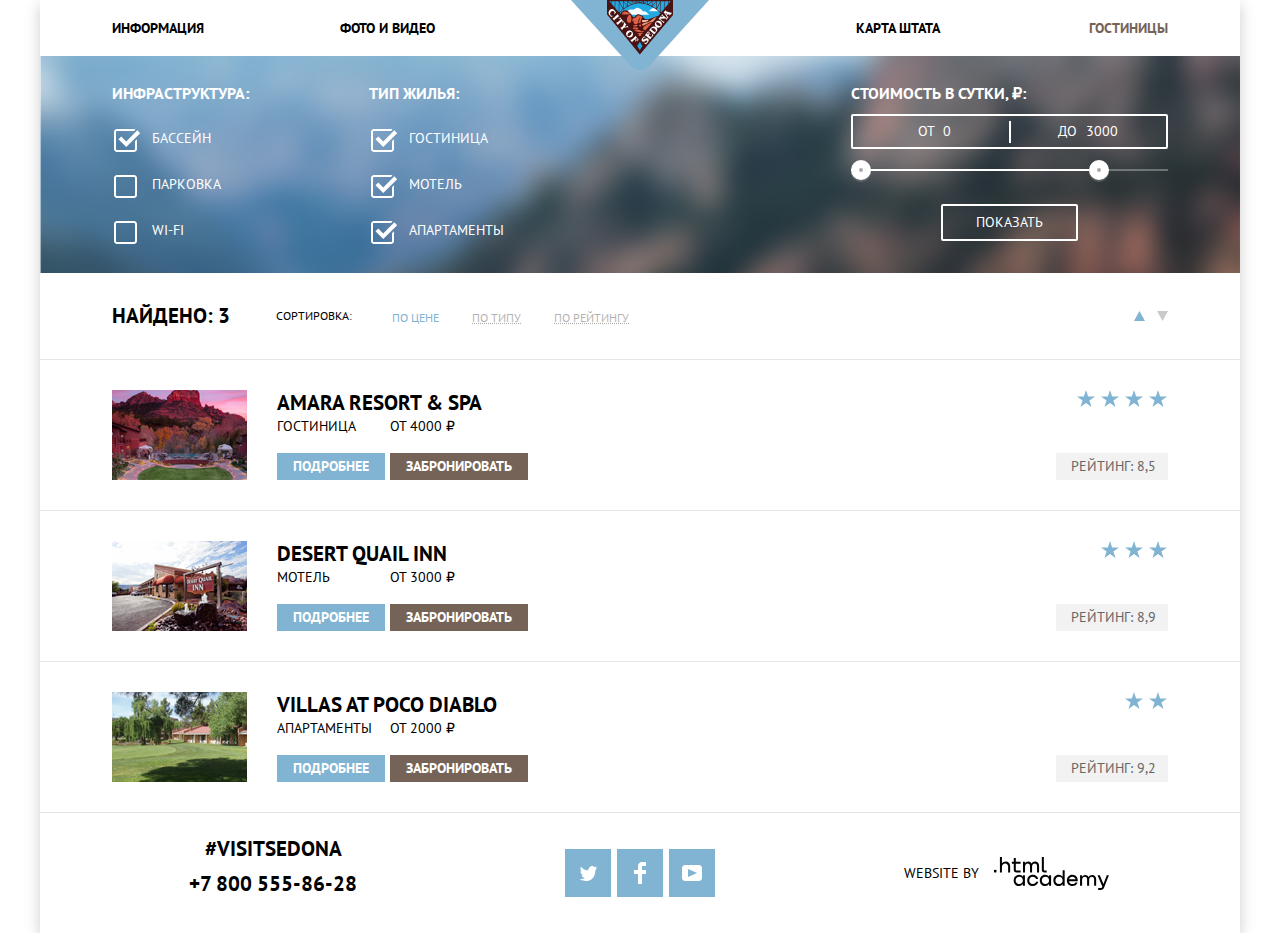
<file: catalog.html>
<!DOCTYPE html>
<html lang="ru">

<head>
  <meta charset="utf-8">
  <title>HTML Academy: Седона</title>
  <link rel="icon" href="favicon.ico">
  <link href="css/normalize.css" rel="stylesheet">
  <link href="css/style.css" rel="stylesheet">
</head>

<body>

  <header>
    <nav class="navigation">
      <a class="header-logo" href="index.html">
        <img src="img/logo.svg" width="138" height="70" alt="Герб города Седона">
      </a>
      <ul class="navigation-list">
        <li class="navigation-list-item"><a class="navigation-link" href="blank.html">Информация</a></li>
        <li class="navigation-list-item"><a class="navigation-link" href="blank.html">Фото и видео</a></li>
        <li class="navigation-list-item"><a class="navigation-link" href="blank.html">Карта штата</a></li>
        <li class="navigation-list-item"><a class="navigation-link navigation-link--current"
            href="blank.html">Гостиницы</a>
      </ul>
    </nav>
  </header>

  <main>
    <section class="filter">
      <form class="filter-form" method="get" action="https://echo.htmlacademy.ru">
        <fieldset class="filter-fieldset">
          <legend class="filter-legend">Инфраструктура:</legend>
          <ul class="filter-list">
            <li class="filter-list-item">
              <input class="visually-hidden filter-checkbox" type="checkbox" name="pool" id="pool" checked>
              <label class="filter-label" for="pool">Бассейн</label>
            </li>
            <li class="filter-list-item">
              <input class="visually-hidden filter-checkbox" type="checkbox" name="parking" id="parking">
              <label class="filter-label" for="parking">Парковка </label>
            </li>
            <li class="filter-list-item">
              <input class="visually-hidden filter-checkbox" type="checkbox" name="wifi" id="wifi">
              <label class="filter-label" for="wifi">Wi-Fi </label>
            </li>
          </ul>
        </fieldset>
        <fieldset class="filter-fieldset">
          <legend class="filter-legend">Тип жилья:</legend>
          <ul class="filter-list">
            <li class="filter-list-item">
              <input class="visually-hidden filter-checkbox" type="checkbox" name="hotel" id="hotel" checked>
              <label class="filter-label" for="hotel">Гостиница </label>
            </li>
            <li class="filter-list-item">
              <input class="visually-hidden filter-checkbox" type="checkbox" name="motel" id="motel" checked>
              <label class="filter-label" for="motel">Мотель </label>
            </li>
            <li class="filter-list-item">
              <input class="visually-hidden filter-checkbox" type="checkbox" name="apartments" id="apartments" checked>
              <label class="filter-label" for="apartments">Апартаменты</label>
            </li>
          </ul>
        </fieldset>
        <div class="range-filter-wrapper">
          <fieldset class="filter-fieldset filter-fieldset--control">
            <legend class="filter-legend filter-legend--control">Стоимость в сутки, &#8381;:</legend>
            <div class="range-filter">
              <div class="filter-price-controls">
                <label class="filter-price--min-price"> от
                  <input class="filter-price-input" type="number" name="min-price" value="0">
                </label>
                <label class="filter-price--max-price"> до
                  <input class="filter-price-input" type="number" name="max-price" value="3000">
                </label>
              </div>
              <div class="filter-range-controls">
                <div class="filter-range-scale">
                  <div class="filter-range-bar" style="width: 75%; margin-left: 0"></div>
                </div>
                <div class="filter-range-toggle filter-range-toggle--min" tabindex="0" style="left: 0"></div>
                <div class="filter-range-toggle filter-range-toggle--max" tabindex="0" style="left: 75%"></div>
              </div>
            </div>
          </fieldset>
          <button class="button filter-button" type="submit">Показать</button>
        </div>
      </form>
    </section>
    <section class="sorting">
      <span class="sorting-result-number">Найдено: 3</span>
      <span class="sorting-type">Сортировка:</span>
      <ul class="sorting-list">
        <li class="sorting-list-item">
          <button class="sorting-button sorting-button--current" type="button" name="by-price">По цене</button>
        </li>
        <li class="sorting-list-item">
          <button class="sorting-button" type="button" name="by-type">По типу</button>
        </li>
        <li class="sorting-list-item">
          <button class="sorting-button" type="button" name="by-rating">По рейтингу</button>
        </li>
      </ul>
      <div class="sorting-icons-wrapper">
        <div class="sorting-icon sorting-icon--up sorting-icon--current">
          <svg width="11" height="10" viewBox="0 0 11 10" fill="none" xmlns="http://www.w3.org/2000/svg">
            <path d="M5.5 0L0 10H11L5.5 0Z" fill="currentColor" />
          </svg>
        </div>
        <div class="sorting-icon sorting-icon--down">
          <svg width="11" height="10" viewBox="0 0 11 10" fill="none" xmlns="http://www.w3.org/2000/svg">
            <path d="M5.5 10L0 0H11" fill="currentColor" />
          </svg>
        </div>
      </div>
    </section>
    <section class="search-result">
      <ol class="result-list">
        <li class="result-list-item">
          <a class="result-link-image" href="blank.html">
            <img src="img/catalog/amara-resort.jpg" width="135" height="90" alt="Amara Resort & Spa">
          </a>
          <div class="result-block-wrapper">
            <a href="blank.html">
              <h3 class="result-title">Amara Resort & Spa</h3>
            </a>
            <div class="result-info-wrapper">
              <div class="result-unit-wrapper">
                <span class="result-text">Гостиница</span>
                <a class="button button-light result-button" href="blank.html">Подробнее</a>
              </div>
              <div class="result-unit-wrapper">
                <span class="result-text">От 4000 &#8381;</span>
                <a class="button button-dark result-button" href="blank.html">Забронировать</a>
              </div>
            </div>
          </div>
          <div class="result-rating-wrapper">
            <div class="result-stars-wrapper">
              <div class="result-rating-star"></div>
              <div class="result-rating-star"></div>
              <div class="result-rating-star"></div>
              <div class="result-rating-star"></div>
            </div>
            <span class="result-rating">Рейтинг: 8,5 </span>
          </div>
        </li>
        <li class="result-list-item">
          <a href="blank.html">
            <img class="result-link-image" src="img/catalog/desert-quail.jpg" width="135" height="90"
              alt="Desert Quail Inn">
          </a>
          <div class="result-block-wrapper">
            <a href="blank.html">
              <h3 class="result-title">Desert Quail Inn</h3>
            </a>
            <div class="result-info-wrapper">
              <div class="result-unit-wrapper">
                <span class="result-text">Мотель</span>
                <a class="button button-light result-button" href="blank.html">Подробнее</a>
              </div>
              <div class="result-unit-wrapper">
                <span class="result-text">От 3000 &#8381;</span>
                <a class="button button-dark result-button" href="blank.html">Забронировать</a>
              </div>
            </div>
          </div>
          <div class="result-rating-wrapper">
            <div class="result-stars-wrapper">
              <div class="result-rating-star"></div>
              <div class="result-rating-star"></div>
              <div class="result-rating-star"></div>
            </div>
            <span class="result-rating">Рейтинг: 8,9 </span>
          </div>
        </li>
        <li class="result-list-item">
          <a class="result-link-image" href="blank.html">
            <img src="img/catalog/poco-diablo.jpg" width="135" height="90" alt="Villas at Poco Diablo">
          </a>
          <div class="result-block-wrapper">
            <a class="result-link-text" href="blank.html">
              <h3 class="result-title">Villas at Poco Diablo</h3>
            </a>
            <div class="result-info-wrapper">
              <div class="result-unit-wrapper">
                <span class="result-text">Апартаменты</span>
                <a class="button button-light result-button" href="blank.html">Подробнее</a>
              </div>
              <div class="result-unit-wrapper">
                <span class="result-text">От 2000 &#8381;</span>
                <a class="button button-dark result-button" href="blank.html">Забронировать</a>
              </div>
            </div>
          </div>
          <div class="result-rating-wrapper">
            <div class="result-stars-wrapper">
              <div class="result-rating-star"></div>
              <div class="result-rating-star"></div>
            </div>
            <span class="result-rating">Рейтинг: 9,2 </span>
          </div>
        </li>
      </ol>
    </section>
  </main>

  <footer class="footer">
    <div class="footer-content-wrapper footer-content-wrapper--inner">
      <div class="footer-contacts">
        <span class="footer-contacts-text">#visitSEDONA</span>
        <a href="tel:+78005558628">+7 800 555-86-28</a>
      </div>
      <ul class="footer-social-list">
        <li class="footer-social-list-item">
          <a class="button-light footer-social-icon" href="#">
            <svg class="footer-social-icon--twitter" width="17" height="17" viewBox="0 0 17 17" fill="none"
              xmlns="http://www.w3.org/2000/svg">
              <path
                d="M10.95 1.14409C12.635 0.648089 13.934 1.41409 14.527 2.32309C15.2 2.09209 15.858 1.84209 16.538 1.61509C16.5249 2.30145 16.2117 2.94761 15.681 3.38309C16.366 3.55309 16.985 2.89209 16.985 2.89209C16.816 3.89209 15.979 4.68009 15.422 4.91609C15.191 11.6661 12.247 16.1331 5.34498 15.9981H4.89898C4.48898 15.9981 0.734977 15.5381 0.000976562 14.1111C2.27198 14.3071 3.89398 13.6891 4.69398 12.9341C3.73398 12.6341 2.01498 12.4571 1.71498 9.98409C2.06398 10.0901 2.27898 10.2121 2.90498 10.1031C1.70498 9.24709 0.373977 8.53009 0.447977 6.33009C0.732977 6.65809 1.51498 6.86609 1.78798 6.80209C1.08498 6.56109 -0.182023 3.44209 0.893977 1.85009C2.71198 3.70409 4.62898 5.45609 8.04598 5.62309C8.25398 3.33009 9.18298 1.79309 10.95 1.14409Z"
                fill="currentColor" />
            </svg>
          </a>
        </li>
        <li class="footer-social-list-item">
          <a class="button-light footer-social-icon" href="#">
            <svg class="footer-social-icon--facebook" width="12" height="22" viewBox="0 0 12 22" fill="none"
              xmlns="http://www.w3.org/2000/svg">
              <path d="M12 4V0H8C5.79086 0 4 1.79086 4 4V8H0V12H4V22H8V12H12V8H8V4H12Z" fill="currentColor" />
            </svg>
          </a>
        </li>
        <li class="footer-social-list-item">
          <a class="button-light footer-social-icon" href="#">
            <svg class="footer-social-icon--youtube" width="20" height="16" viewBox="0 0 20 16" fill="none"
              xmlns="http://www.w3.org/2000/svg">
              <path fill-rule="evenodd" clip-rule="evenodd"
                d="M3 0H17C18.65 0 20 1.35 20 3V13C20 14.65 18.65 16 17 16H3C1.35 16 0 14.65 0 13V3C0 1.35 1.35 0 3 0ZM6.027 4.002V11.998L15.014 8L6.027 4.002Z"
                fill="currentColor" />
            </svg>
          </a>
        </li>
      </ul>
      <a class="footer-copyright" href="https://htmlacademy.ru/intensive/htmlcss">
        Website by
        <svg class="footer-copyright-logo" width="115" height="33" viewBox="0 0 115 33" fill="none"
          xmlns="http://www.w3.org/2000/svg">
          <path d="M0 12.8691V15.4429H2.45789V12.8691H0Z" fill="currentColor" />
          <path
            d="M11.6466 4.52562C10.0863 4.52562 8.82534 5.23341 8.03454 6.26294H7.94905V0H5.91864V15.4429H7.94905V10.1451C7.94905 8.02172 9.27418 6.49888 11.2191 6.49888C13.0572 6.49888 14.1258 7.87158 14.1258 9.71614V15.4429H16.1563V9.35153C16.1563 6.41308 14.3396 4.52562 11.6466 4.52562Z"
            fill="currentColor" />
          <path
            d="M26.6171 4.8269H21.8082V1.07343H19.7778V4.8269H17.8542V6.80016H19.7778V12.7843C19.7778 14.5001 20.7396 15.4439 22.4708 15.4439H26.6171V13.4492H22.8769C22.193 13.4492 21.8082 13.0631 21.8082 12.3982V6.80016H26.6171V4.8269Z"
            fill="currentColor" />
          <path
            d="M41.1215 4.54706C39.497 4.54706 38.2576 5.34065 37.5736 6.60611H37.5095C36.8897 5.36211 35.7356 4.54706 34.154 4.54706C32.7434 4.54706 31.6746 5.29775 31.0336 6.34874H30.948V4.8259H29.0031V15.4429H31.0336V9.99497C31.0336 8.00026 32.0806 6.54178 33.6624 6.49888C35.1584 6.45598 36.0347 7.5284 36.0347 9.13702V15.4429H38.0652V9.82337C38.0652 7.4426 39.4758 6.49888 40.6941 6.49888C42.1688 6.49888 43.0452 7.5284 43.0452 9.13702V15.4429H45.0754V8.92255C45.0754 6.34874 43.6221 4.54706 41.1215 4.54706Z"
            fill="currentColor" />
          <path
            d="M47.8271 12.6975C47.8271 14.4348 48.8103 15.4429 50.6269 15.4429H52.6359V13.4696H50.9261C50.2422 13.4696 49.8574 13.0835 49.8574 12.4186V0H47.8271V12.6975Z"
            fill="currentColor" />
          <path
            d="M28.9048 19.6888H28.8192C28.027 18.6227 26.7425 17.8764 25.0295 17.8551C21.882 17.8124 19.6338 20.1365 19.6338 23.4202C19.6338 26.7252 21.9248 29.0494 25.008 29.0068C26.7637 28.9853 28.027 28.1965 28.8192 27.0663H28.9048V28.7081H30.9177V18.1536H28.9048V19.6888ZM25.3077 27.0451C23.081 27.0451 21.6679 25.4245 21.6679 23.4202C21.6679 21.4159 23.081 19.7954 25.3077 19.7954C27.4703 19.7954 28.8836 21.4159 28.8836 23.4202C28.8836 25.4033 27.4703 27.0451 25.3077 27.0451Z"
            fill="currentColor" />
          <path
            d="M44.2095 21.9916C43.717 19.6035 41.5973 17.855 38.8139 17.855C35.4524 17.855 33.2042 20.3071 33.2042 23.4202C33.2042 26.5332 35.4524 29.0068 38.8139 29.0068C41.5973 29.0068 43.717 27.2156 44.2095 24.8061H42.0898C41.6617 26.1495 40.3984 27.0663 38.8354 27.0663C36.6513 27.0663 35.2381 25.4244 35.2381 23.4202C35.2381 21.4159 36.6513 19.7954 38.8354 19.7954C40.4625 19.7954 41.6617 20.7549 42.0898 21.9916H44.2095Z"
            fill="currentColor" />
          <path
            d="M55.0836 19.6888H54.998C54.2058 18.6227 52.921 17.8764 51.2081 17.8551C48.0607 17.8124 45.8125 20.1365 45.8125 23.4202C45.8125 26.7252 48.1036 29.0494 51.1866 29.0068C52.9425 28.9853 54.2058 28.1965 54.998 27.0663H55.0836V28.7081H57.0962V18.1536H55.0836V19.6888ZM51.4866 27.0451C49.2596 27.0451 47.8466 25.4245 47.8466 23.4202C47.8466 21.4159 49.2596 19.7954 51.4866 19.7954C53.6491 19.7954 55.0622 21.4159 55.0622 23.4202C55.0622 25.4033 53.6491 27.0451 51.4866 27.0451Z"
            fill="currentColor" />
          <path
            d="M68.6538 19.7953H68.5682C67.776 18.6652 66.4483 17.8763 64.7568 17.855C61.6738 17.8123 59.3827 20.1365 59.3827 23.4415C59.3827 26.7251 61.6309 29.0493 64.7783 29.0067C66.4483 28.9853 67.776 28.239 68.5468 27.1729H68.6538V28.708H70.6665V13.356H68.6538V19.7953ZM65.0568 27.0662C62.8298 27.0662 61.4168 25.4458 61.4168 23.4415C61.4168 21.4372 62.8298 19.8166 65.0568 19.8166C67.2193 19.8166 68.6324 21.4585 68.6324 23.4415C68.6324 25.4458 67.2193 27.0662 65.0568 27.0662Z"
            fill="currentColor" />
          <path
            d="M78.3297 17.855C75.0752 17.855 72.8483 20.3497 72.8483 23.4415C72.8483 26.4479 74.9467 29.0068 78.3724 29.0068C80.8561 29.0068 82.8475 27.6634 83.5541 25.4244H81.4342C80.9634 26.4267 79.8286 27.0663 78.4582 27.0663C76.5312 27.0663 75.1608 25.787 75.0108 24.1452H83.7682C84.0464 20.6269 81.8412 17.855 78.3297 17.855ZM78.2868 19.7954C79.9783 19.7954 81.2416 20.8402 81.5627 22.354H75.0538C75.3534 20.8615 76.6168 19.7954 78.2868 19.7954Z"
            fill="currentColor" />
          <path
            d="M98.1985 17.8763C96.5713 17.8763 95.3295 18.6652 94.6443 19.9232H94.5799C93.9591 18.6865 92.8029 17.8763 91.2184 17.8763C89.8054 17.8763 88.7347 18.6226 88.0924 19.6674H88.0068V18.1535H86.0583V28.708H88.0924V23.2922C88.0924 21.3092 89.1417 19.8593 90.7261 19.8166C92.2247 19.774 93.1028 20.8401 93.1028 22.4393V28.708H95.1368V23.1216C95.1368 20.7548 96.5499 19.8166 97.7703 19.8166C99.2477 19.8166 100.125 20.8401 100.125 22.4393V28.708H102.16V22.226C102.16 19.6674 100.704 17.8763 98.1985 17.8763Z"
            fill="currentColor" />
          <path
            d="M109.441 27.0236L105.801 18.1535H103.553L108.392 29.7103L108.371 29.753C108.028 30.6271 107.643 30.947 106.701 30.947H104.196V32.9725H106.701C108.542 32.9725 109.527 32.141 110.212 30.3499L114.88 18.1535H112.803L109.441 27.0236Z"
            fill="currentColor" />
        </svg>
      </a>
    </div>
  </footer>

</body>

</html>
</file>
<file: css/style.css>
@font-face {
  font-family: "PT Sans";
  src: url(../fonts/PTSans.woff2) format("woff2"),
    url(../fonts/PTSans.woff) format("woff");
  font-weight: 400;
  font-style: normal;
}

@font-face {
  font-family: "PT Sans";
  src: url(../fonts/PTSans-Bold.woff2) format("woff2"),
    url(../fonts/PTSans-Bold.woff) format("woff");
  font-weight: 700;
  font-style: normal;
}

:root {
  --basic-black: #000000;
  --basic-dark: #766357;
  --basic-selected-dark: #604e43;
  --basic-extra-dark: #503e33;
  --basic-neutral: #e5e5e5;
  --basic-light-blue: #81b3d2;
  --basic-blue: #669ec0;
  --basic-extra-blue: #5496bd;
  --basic-extra-light: #f2f2f2;
  --basic-white: #ffffff;
  --special: #eeeeee;
  --special-grey: #666666;
  --copyright-focus: #bdbbbc;
  --basic-icon-color: #a9a9a9;
  --input-hover: #ebebeb;
  --toggle-color: #ababab;
  --semi-dark-grey: #6a6a6a;
  --light-grey: #cacaca;
  --basic-shadow: rgba(0, 1, 1, 0.2);
  --button-shadow: rgba(255, 255, 255, 0.3);
  --popup-shadow: rgba(0, 1, 1, 0.15);
  --basic-footer: rgba(255, 255, 255, 0.9);
  --toggle-shadow: rgba(171, 171, 171, 0.3);
}

body {
  min-width: 960px;
  min-height: 100%;
  width: 1200px;
  margin: 0 auto;
  padding: 0;
  font-family: "PT Sans", "Arial", sans-serif;
  font-style: normal;
  font-size: 14px;
  line-height: 24px;
  font-weight: 400;
  color: var(--basic-black);
  text-transform: uppercase;

  background-color: var(--basic-white);
  box-shadow: 0px 5px 15px var(--basic-shadow);
}

img {
  max-width: 100%;
  height: auto;
  display: block;
}

a {
  text-decoration: none;
  color: var(--basic-black);
}

.visually-hidden {
  position: absolute;
  width: 1px;
  height: 1px;
  margin: -1px;
  border: 0;
  padding: 0;
  white-space: nowrap;
  clip-path: inset(100%);
  clip: rect(0 0 0 0);
  overflow: hidden;
}

.navigation {
  line-height: 26px;
  font-weight: 700;
  position: relative;
}

.header-logo {
  position: absolute;
  left: 50%;
  transform: translateX(-50%);
}

.navigation-list {
  margin: 0;
  padding: 0;
  list-style: none;
  display: flex;
  flex-wrap: wrap;
}

.navigation-list-item {
  width: 20%;
  box-sizing: border-box;
}

.navigation-list-item:nth-child(4n-3) {
  padding-left: 12px;
}

.navigation-list-item:nth-child(4n-2) {
  margin-right: 20%;
}

.navigation-list-item:nth-child(4n-1) {
  text-align: right;
}

.navigation-list-item:nth-child(4n) {
  text-align: right;
  padding-right: 12px;
}

.navigation-link {
  padding: 15px 60px;
  display: block;
}

.navigation-link:hover {
  color: var(--basic-light-blue);
}

.navigation-link:focus,
.navigation-link:active {
  color: var(--basic-black);
  mix-blend-mode: normal;
  opacity: 0.3;
}

.navigation-link--current {
  color: var(--basic-dark);
  pointer-events: none;
}

.welcoming {
  text-align: center;
  line-height: 26px;
}

.welcoming-bg {
  background-image: url(../img/welcoming.png), url(../img/welcoming-shape.svg),
    url(../img/main-background.jpg);
  background-position: center, bottom center, top center;
  background-repeat: no-repeat;
  height: 509px;
  width: 1200px;
}

.welcoming-title {
  font-size: 21px;
  font-weight: 700;
  margin: 26px auto 0;
  padding: 14px;
  max-width: 500px;
}

.welcoming-text {
  padding: 30px;
  max-width: 530px;
  margin: 0 auto 24px;
}

.features {
  position: relative;
  z-index: 2;
}

.features-list {
  text-align: center;
  line-height: 21px;

  margin: 0;
  padding: 0;
  list-style: none;

  display: grid;
  grid-template-columns: 1fr 1fr 1fr;
  grid-template-rows: auto;
  grid-template-areas:
    "first-feature image-feature-right image-feature-right"
    "first-service second-service third-service"
    "image-feature-left image-feature-left second-feature"
    "third-feature fourth-feature fifth-feature";
}

.features-list-element:nth-child(1) {
  grid-area: first-feature;
}

.features-list-element:nth-child(2) {
  grid-area: image-feature-right;
}

.features-list-element:nth-child(3) {
  grid-area: first-service;
}

.features-list-element:nth-child(4) {
  grid-area: second-service;
}

.features-list-element:nth-child(5) {
  grid-area: third-service;
}

.features-list-element:nth-child(6) {
  grid-area: image-feature-left;
}

.features-list-element:nth-child(7) {
  grid-area: second-feature;
}

.features-list-element:nth-child(8) {
  grid-area: third-feature;
}

.features-list-element:nth-child(9) {
  grid-area: fourth-feature;
}

.features-list-element:nth-child(10) {
  grid-area: fifth-feature;
}

.features-list-element {
  display: flex;
  flex-direction: column;
  justify-content: center;
  align-items: center;
  padding: 50px 45px;
}

.service-image {
  background-position: center top;
  background-repeat: no-repeat;
  margin-bottom: 28px;
}

.features-list-element:nth-child(3) .service-image {
  background-image: url(../img/house.svg);
  height: 72px;
  width: 75px;
}

.features-list-element:nth-child(4) .service-image {
  background-image: url(../img/burger.svg);
  height: 70px;
  width: 75px;
}

.features-list-element:nth-child(5) .service-image {
  background-image: url(../img/present.svg);
  height: 77px;
  width: 64px;
}

.features-list-element--blue {
  background-color: var(--basic-light-blue);
  color: var(--basic-white);
}

.features-list-element--image {
  padding: 0;
}

.features-list-element--service {
  padding: 60px 50px 80px;
}

.features-list-element--lightblue {
  background-color: var(--special);
  padding: 50px 71px;
}

.feature-element-title {
  font-size: 21px;
  font-weight: 700;
  margin-top: 0;
  margin-bottom: 25px;
  max-width: 150px;
}

.feature-element-number {
  margin-bottom: 23px;
}

.feature-element-text {
  margin: 0;
}

.interested {
  background-color: var(--basic-white);
  text-align: center;
  margin: 0 auto;
  display: flex;
  flex-direction: column;
  align-items: center;
  position: relative;
}

.interested-info-wrapper {
  width: 100%;
  display: flex;
  flex-direction: column;
  align-items: center;
  z-index: 2;
  position: relative;
  background-color: var(--basic-white);
}

.interested-title {
  font-size: 30px;
  font-weight: 700;
  margin: 0;
  margin-bottom: 32px;
  padding-top: 58px;
}

.interested-text {
  margin: 0;
  margin-bottom: 45px;
  max-width: 435px;
}

.interested-link {
  padding: 30px;
  width: 508px;
}

/*buttons*/

.button {
  display: block;
  font-size: 21px;
  line-height: 26px;
  font-weight: 700;
  text-transform: uppercase;
  color: var(--basic-white);
  border: none;
  cursor: pointer;
}

.button:focus,
.button:active {
  color: var(--button-shadow);
}

.button-dark {
  background-color: var(--basic-dark);
}

.button-dark:hover {
  background-color: var(--basic-selected-dark);
}

.button-dark:focus,
.button-dark:active {
  background-color: var(--basic-extra-dark);
}

.button-light {
  background-color: var(--basic-light-blue);
}

.button-light:hover {
  background-color: var(--basic-blue);
}

.button-light:focus,
.button-light:active {
  background-color: var(--basic-extra-blue);
}

/*pop-up*/

.searching-form {
  width: 458px;
  background-color: var(--basic-white);
  box-shadow: 0px 7px 15px var(--popup-shadow);
  font-weight: 700;
  line-height: 26px;
  padding: 55px;
  display: flex;
  flex-direction: column;
  position: absolute;
  bottom: 0;
  transform: translateY(100%);
  transition: transform 1s;
}

.popup-show {
  transform: translateY(0);
}

.popup-error {
  animation: shake 0.6s;
}

@keyframes shake {
  0%,
  100% {
    transform: translate(0, 100%);
  }

  10%,
  30%,
  50%,
  70%,
  90% {
    transform: translate(-10px, 100%);
  }

  20%,
  40%,
  60%,
  80% {
    transform: translate(10px, 100%);
  }
}

.popup-wrapper {
  position: relative;
}

.searching-item {
  display: flex;
  align-items: center;
  margin-bottom: 30px;
}

.searching-item--loose {
  width: 50%;
  justify-content: space-between;
}

.searching-text {
  margin-right: 10px;
  flex-shrink: 0;
  text-align: start;
  width: 22%;
}

.searching-input-wrapper {
  position: relative;
  flex-grow: 1;
  display: flex;
}

.searching-count-wrapper {
  display: flex;
  justify-content: space-between;
}

.searching-input-wrapper--loose {
  width: 51%;
  flex-grow: 0;
}

.searching-item--loose:last-child {
  justify-content: flex-end;
}

.searching-input {
  background-color: var(--basic-extra-light);
  border: none;
  line-height: 26px;
  font-weight: 700;
  color: var(--basic-black);
  text-transform: uppercase;
  width: 100%;
}

.searching-input:hover {
  background-color: var(--input-hover);
}

.searching-input:focus,
.searching-input:active {
  background-color: var(--basic-white);
  outline: 2px solid var(--basic-neutral);
}

.searching-input-date {
  padding: 6px 42px 6px 12px;
}

.searching-input-count {
  padding: 6px 38px;
  text-align: center;
}

.searching-input-count::-webkit-outer-spin-button,
.searching-input-count::-webkit-inner-spin-button,
.filter-price-input::-webkit-outer-spin-button,
.filter-price-input::-webkit-inner-spin-button {
  -webkit-appearance: none;
}
.searching-input-count[type="number"],
.filter-price-input[type="number"] {
  -moz-appearance: textfield;
}

.searching-input-icon {
  position: absolute;
  cursor: pointer;
  color: var(--basic-icon-color);
}

.searching-input-icon:hover {
  color: var(--basic-black);
}

.searching-input-icon:active {
  color: var(--basic-light-blue);
}

.searching-input-icon--calendar {
  width: 21px;
  height: 23px;
  right: 8px;
  top: 8px;
}

.searching-input-icon--minus {
  width: 12px;
  height: 4px;
  left: 13px;
  top: 18px;
}

.searching-input-icon--plus {
  width: 12px;
  height: 12px;
  right: 13px;
  top: 13px;
}

.searching-button {
  margin-top: 24px;
  padding: 16px;
}

/* @keyframes appear {
  /* 0% {
    transform: translateY(0);
  }

  100% {
    transform: translateY(100%);
  } */

/*map*/

.modal-map {
  background-image: url(../img/map.png);
  background-position: center top;
  background-repeat: no-repeat;
  border: none;
  z-index: -2;
  position: relative;
}

.footer {
  position: relative;
}

.footer-content-wrapper {
  position: absolute;
  transform: translateY(-100%);
  display: flex;
  align-items: center;
  background-color: var(--basic-footer);
  width: 100%;
}

.footer-content-wrapper--inner {
  transform: translateY(0);
  position: static;
}

.footer-inner-page {
  display: flex;
  align-items: center;
  background-color: var(--basic-footer);
}

.footer-contacts {
  font-size: 21px;
  line-height: 26px;
  font-weight: 700;
  margin: 23px 0 36px 50px;
  display: flex;
  flex-direction: column;
  align-items: center;
  width: 33.33%;
}

.footer-contacts-text {
  margin-bottom: 9px;
}

.footer-social-list {
  margin: 36px 0;
  padding: 0;
  list-style: none;
  display: flex;
  justify-content: center;
  flex-wrap: wrap;
  width: 33.33%;
}

.footer-social-list-item {
  margin-right: 6px;
  display: flex;
  flex-wrap: wrap;
  justify-content: center;
  align-items: center;
}

.footer-social-list-item:last-child {
  margin-right: 0;
}

.footer-social-icon {
  width: 46px;
  height: 48px;
  color: var(--basic-white);
}

.footer-social-icon:focus,
.footer-social-icon:active {
  color: var(--button-shadow);
}

.footer-social-icon--twitter {
  height: 17px;
  width: 17px;
  padding: 16px 15px;
}

.footer-social-icon--facebook {
  height: 22px;
  width: 12px;
  padding: 13px 17px;
}

.footer-social-icon--youtube {
  height: 16px;
  width: 20px;
  padding: 16px 13px;
}

.footer-copyright {
  line-height: 26px;
  display: flex;
  justify-content: center;
  align-items: center;
  width: 33.33%;
  color: var(--basic-black);
  margin-right: 50px;
}
.footer-copyright-logo {
  margin-left: 15px;
}

.footer-copyright:hover {
  color: var(--basic-light-blue);
}

.footer-copyright:focus,
.footer-copyright:active {
  color: var(--copyright-focus);
}

/*catalog.html*/

.filter {
  background-image: url(../img/catalog/background.png);
  background-position: center -250px;
  background-repeat: no-repeat;
  color: var(--basic-white);
}

.filter-form {
  padding: 27px 72px 0 72px;
  display: flex;
}

.filter-fieldset {
  padding: 0;
  margin: 0;
  border: none;
  line-height: 21px;
  margin-right: 120px;
}

.filter-legend {
  font-size: 16px;
  font-weight: 700;
  margin-bottom: 24px;
}

.filter-list {
  padding: 0;
  margin: 0;
  margin-bottom: 32px;
  list-style: none;
}

.filter-list-item {
  margin-bottom: 25px;
  padding-left: 40px;
}

.filter-list-item:last-child {
  margin-bottom: 0;
}

.filter-label {
  position: relative;
  cursor: pointer;
  user-select: none;
}

.filter-label::before {
  content: "";
  position: absolute;
  top: 0;
  left: -38px;
  width: 27px;
  height: 23px;
  background-image: url(../img/catalog/checkbox-off.svg);
  background-repeat: no-repeat;
  background-position: 0 0;
}

.filter-checkbox:checked + .filter-label::before {
  background-image: url(../img/catalog/checkbox-on.svg);
}

.filter-checkbox:disabled + .filter-label::before {
  background-image: url(../img/catalog/checkbox-off-disable.svg);
}

.filter-checkbox:disabled + .filter-label {
  color: var(--semi-dark-grey);
}

.range-filter-wrapper {
  margin-left: auto;
  display: flex;
  flex-direction: column;
  width: 30%;
}

.filter-fieldset--control {
  margin-right: 0;
}

.filter-legend--control {
  margin-bottom: 10px;
}

/*range-filter*/

.filter-range-controls {
  position: relative;
  margin-bottom: 33px;
  padding-top: 20px;
}

.filter-range-scale {
  height: 2px;
  background: var(--button-shadow);
}

.filter-range-bar {
  width: 75%;
  height: 2px;
  background: var(--basic-white);
}

.filter-range-toggle {
  position: absolute;
  top: 11px;
  left: 0;
  width: 4px;
  height: 4px;
  border: 8px solid var(--basic-white);
  background-color: var(--toggle-color);
  border-radius: 50%;
  box-shadow: 0 2px 1px 0 var(--toggle-shadow);
  cursor: pointer;
}

.filter-range-toggle:hover,
.filter-range-toggle:focus,
.filter-range-toggle:active {
  top: 10px;
  width: 5px;
  height: 5px;
  border: 9px solid var(--basic-white);
}

.filter-range--toggle-min {
  left: 0;
}

.filter-range--toggle-max {
  left: 75%;
}

.filter-price-controls {
  display: flex;
  border: 2px solid var(--basic-white);
  box-sizing: border-box;
  border-radius: 2px;
  background-image: url(../img/catalog/line-shape.svg);
  background-position: center;
  background-repeat: no-repeat;
}

.filter-price--min-price {
  padding-left: 65px;
  margin-right: 70px;
}

.filter-price-input {
  width: 40px;
  padding: 5px;
  color: var(--basic-white);
  border: none;
  outline: none;
  background-color: unset;
  font-family: inherit;
  font-size: inherit;
  line-height: 21px;
}

.filter-button {
  font-size: 14px;
  line-height: 21px;
  font-weight: 400;
  padding: 6px;
  background-color: unset;
  border: 2px solid var(--basic-white);
  box-sizing: border-box;
  border-radius: 2px;
  width: 43%;
  align-self: center;
}

.filter-button:hover,
.filter-button:focus,
.filter-button:active {
  color: var(--basic-black);
  background-color: var(--basic-white);
}

.sorting {
  display: flex;
  align-items: center;
  padding: 30px 72px;
  border-bottom: 1px solid var(--basic-neutral);
}
.sorting-list {
  margin: 0;
  padding: 0;
  list-style: none;
  display: flex;
}

.sorting-result-number {
  font-size: 21px;
  line-height: 26px;
  font-weight: 700;
  min-width: 150px;
  margin-right: 14px;
}

.sorting-type {
  font-size: 12px;
  line-height: 18px;
  margin-right: 34px;
}

.sorting-list-item {
  margin-right: 21px;
}

.sorting-list-item:last-child {
  margin-right: 0;
}

.sorting-button {
  font: inherit;
  font-size: 12px;
  line-height: 18px;
  text-decoration-line: underline;
  text-decoration-style: dotted;
  color: var(--basic-black);
  opacity: 0.3;
  vertical-align: middle;
  text-transform: uppercase;
  background-color: var(--basic-white);
  border: none;
  cursor: pointer;
}

.sorting-button:hover,
.sorting-button:focus {
  color: var(--basic-light-blue);
  opacity: 1;
}

.sorting-button:active {
  text-decoration-line: none;
  opacity: 1;
  color: var(--basic-black);
}

.sorting-icons-wrapper {
  display: flex;
  margin-left: auto;
}

.sorting-icon {
  margin-left: 12px;
  color: var(--light-grey);
  cursor: pointer;
}

.sorting-icon:hover,
.sorting-icon:focus {
  color: var(--basic-black);
}

.sorting-icon:active {
  color: var(--basic-light-blue);
}

.sorting-button--current {
  text-decoration-line: none;
  opacity: 1;
  color: var(--basic-light-blue);
  pointer-events: none;
}

.sorting-icon--current {
  color: var(--basic-light-blue);
  pointer-events: none;
}

.search-result {
  line-height: 21px;
}

.result-title {
  font-size: 21px;
  line-height: 26px;
  font-weight: 700;
  margin: 0;
}

.result-list {
  margin: 0;
  padding: 0;
  list-style: none;
  display: flex;
  flex-direction: column;
}

.result-list-item {
  display: flex;
  padding: 30px 72px;
  border-bottom: 1px solid var(--basic-neutral);
}

.result-link-image {
  flex-shrink: 0;
  margin-right: 30px;
  align-self: center;
}

.result-block-wrapper {
  display: flex;
  flex-direction: column;
}

.result-info-wrapper {
  display: flex;
  flex-grow: 1;
}

.result-unit-wrapper {
  display: flex;
  flex-direction: column;
  justify-content: space-between;
  margin-right: 5px;
}

.result-buttons-wrapper {
  margin-top: auto;
  display: flex;
}

.result-rating-wrapper {
  margin-left: auto;
  flex-shrink: 0;
  display: flex;
  flex-direction: column;
  justify-content: space-between;
}

.result-button {
  font-size: 14px;
  line-height: 21px;
  padding: 3px 16px;
  align-self: center;
}

.result-stars-wrapper {
  display: flex;
  justify-content: flex-end;
}

.result-rating-star {
  background-image: url(../img/catalog/star.svg);
  width: 19px;
  height: 17px;
  margin-left: 5px;
}

.result-rating {
  padding: 3px 12px 3px 15px;
  background-color: var(--basic-extra-light);
  color: var(--special-grey);
}
</file>
